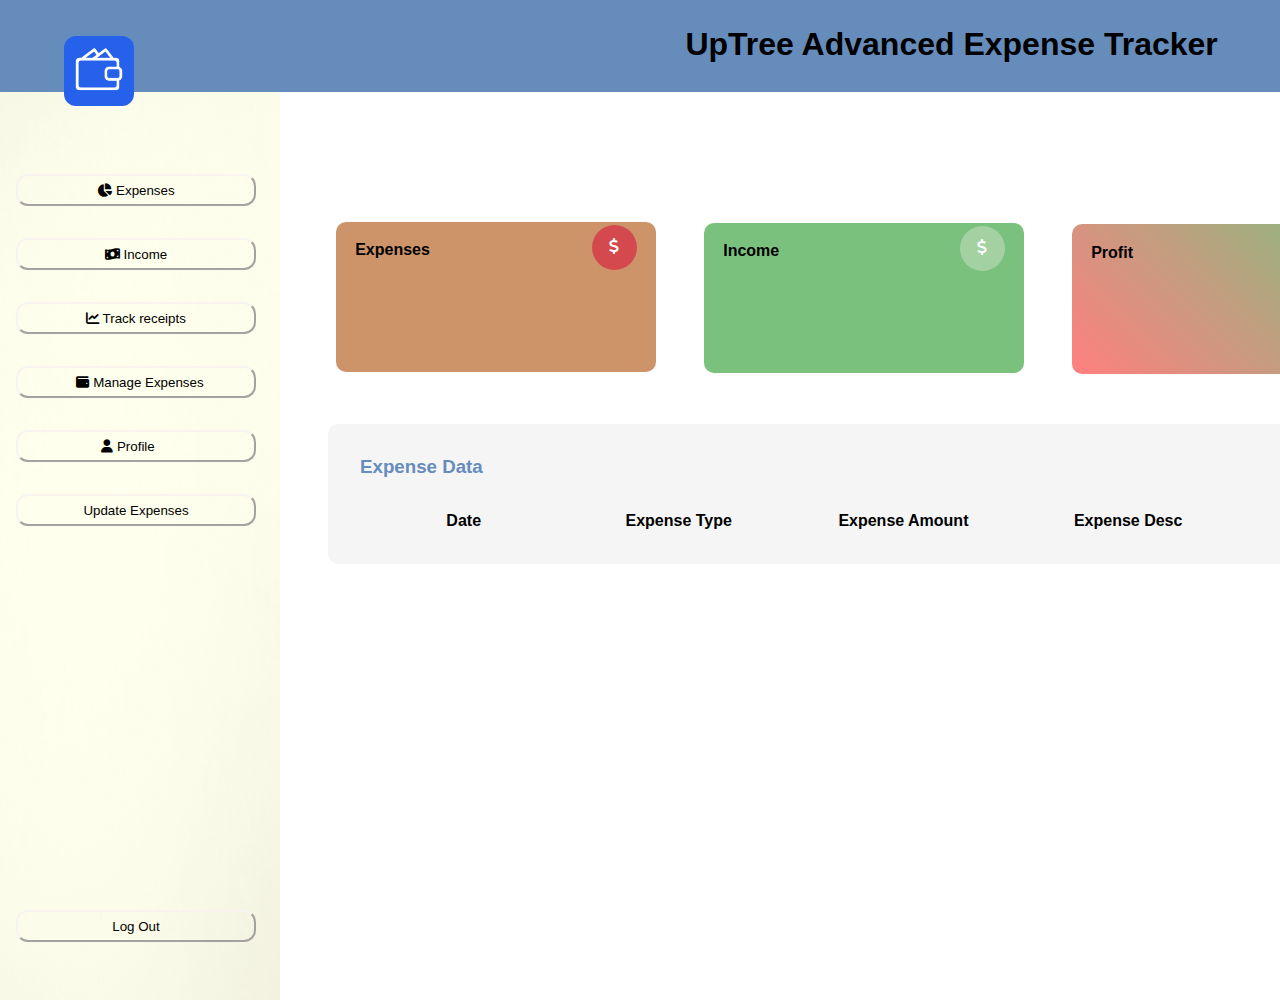
<file: dashboard/index.html>
<!DOCTYPE html>
<html lang="en">
<head>
    <meta charset="UTF-8">
    <title>UpTree | DashBoard</title>
    <link rel="stylesheet" href="styleSheet.css">
    <link rel="icon" href="faviscon2.jpg">
    <link rel="stylesheet" href="https://cdnjs.cloudflare.com/ajax/libs/font-awesome/6.6.0/css/all.min.css"
          integrity="sha512- Kc323vGBEqzTmouAECnVceyQqyqdsSiqLQISBL29aUW4U/M7pSPA/gEUZQqv1cwx4OnYxTxve5UMg5GT6L4JJg=="
          crossorigin="anonymous" referrerpolicy="no-referrer" />
    <script src="./script.js" defer></script>

</head>
<body>
<section>
    <div>
        <div>
            <div class="whiteBackground">
                <img src="R.jpeg" width="280" height="1000">
            </div>
            <div class="nav">
                <div>
                    <p class="headerWriting" >UpTree Advanced Expense Tracker</p>
                </div>
                <div>
                <input class="searchInput" src="text" placeholder="Search"><i class="fa-solid fa-magnifying-glass"></i>
                </div>
<!--            </div>-->
<!--                    <img class="headerBackground" src="OIP.jpeg" width="1900" height="200">-->
<!--        </div>-->
            </div>
        </div>
    </div>
</section>
<section>
    <div>
            <div>
                <img src="faviscon2.jpg" style="border-radius: 12px"  width="70" height="70" class="headerIcon">
            </div>
        </div>
</section>
<section>
    <div class="menuOptions">
        <div>
            <button class="addExpense"><i class="fa-solid fa-chart-pie"></i> Expenses</button>
        </div>
        <div>
            <button class="addIncome"><i class="fa-solid fa-money-bill-wave"></i> Income</button>
        </div>
        <div>
            <button class="removeExpenses"><i class="fa-solid fa-chart-line"></i> Track receipts</button>
        </div>
        <div>
            <button class="removeIncome"><i class="fa-solid fa-wallet"></i> Manage Expenses</button>
        </div>
        <div>
            <button class="updateIncome"><i class="fa-solid fa-user"></i> Profile</button>
        </div>
        <div>
            <button class="updateExpenses">Update Expenses</button>
        </div>
        <div>
            <a href="../login_page/index.html"><button class="logOut">Log Out</button></a>
        </div>
        </div>
</section>

<section>
    <div>
        <div class="dashboardElement">
            <div>
               <div class="viewButtons">Expenses <i class="fas fa-dollar-sign icon"> </i></div>
                <p id="expenseType"></p>
                <p id="totalExpenses"></p>
                <p id="description"></p>
                <p id="localDateTime"></p>
                <div/>
            <div>
                <div class="incomeCard">Income  <i class="fas fa-dollar-sign icon"></i></div>
            </div>
            <div>
                <div class="profitCard"><span style="font-weight: bolder">Profit</span>  <i class="fas fa-dollar-sign icon"></i></div>
            </div>
                <div>
                    <div class="expectedEarningsCard">Expected Earnings  <i class="fa-solid fa-chart-simple icon"></i></div>
                </div>
            </div>
        </div>
    </div>
</section>
<section>
    <div>
        <div class="table">
            <div>
                <h3 class="main-title">Expense Data</h3>
                <div class="table-container">
                    <table>
                        <thead>
                            <tr>
                                <th>Date</th>
                                <th>Expense Type</th>
                                <th>Expense Amount</th>
                                <th>Expense Desc</th>
                            </tr>
                        </thead>
                    </table>
                </div>
            </div>
        </div>
    </div>
</section>
<!--<section>-->
<!--    <div class=" ">-->
<!--        <div>-->
<!--            <button class="income"><p class="incomeButton">Income</p></button>-->
<!--        </div>-->
<!--        <div>-->
<!--            <button class="expenses"><p class="expenseButton">Expenses</p></button>-->
<!--        </div>-->
<!--        <div>-->
<!--            <button class="profit"><p class="profitButton">Profit / Loss</p></button>-->
<!--        </div>-->
<!--    </div>-->
<!--</section>-->
</body>
<!--<script src="script.js"></script>-->
</html>
</file>
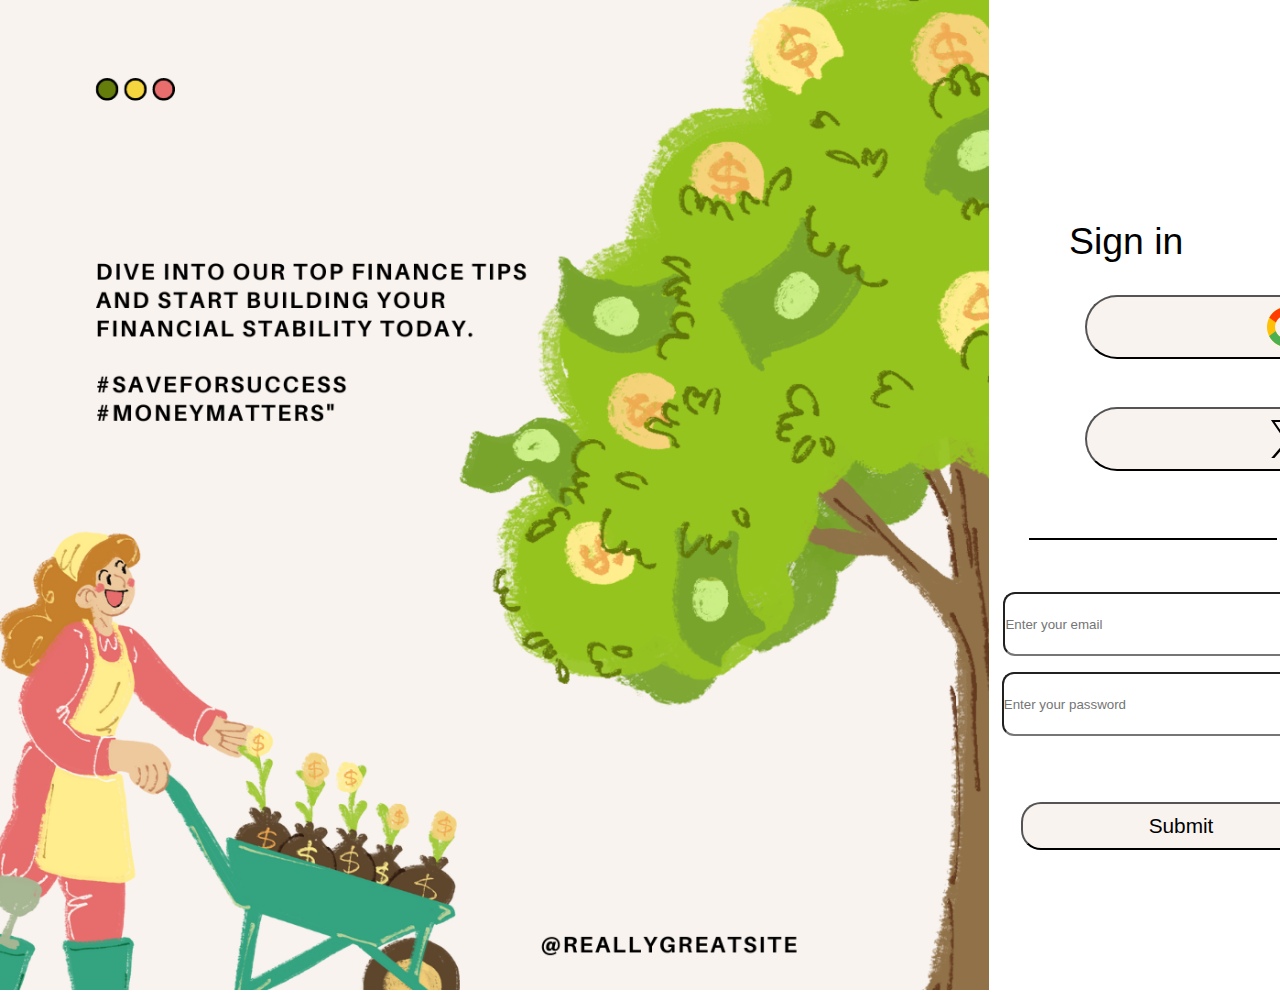
<file: login_page/index.html>
<!DOCTYPE html>
<html lang="en">
<head>
    <meta charset="UTF-8">
    <title>UpTree | Login</title>
    <link href="faviscon2.jpg" rel="icon">
    <link href="styleSheet.css" rel="stylesheet">
</head>
<body>
<section class="container">
        <div>
            <img src="2.png" alt="image" width="989" height="990">
        </div>
</section>
<section>
<div class="header">
    <h3 style="font-weight: lighter">Don't have an account? <a href="../register_page/index.html">Sign Up</a></h3>
</div>
    <div class="signIn">
        <h3 style="font-weight: lighter">Sign in</h3>
    </div>
    <button class="googleButton">
    <img src="icons8-google-48.png" alt="googleButton">
        <p><a href="#" style="text-decoration: none; color: black"> Continue With Google</a></p>
    </button>
    <button class="twitterButton">
        <img src="icons8-twitterx-50.png" alt="image">
        <p><a href="#" style="text-decoration: none; color: black"> Continue With Twitter</a></p>
    </button>
</section>
<section>
    <div class="or">
        <p class="OR"><span>OR</span></p>
    </div>
</section>

<form action="#" id="form">
<section>
    <div class="email">
        <label><input id="emailInput" type="text" placeholder="Enter your email"></label>
    </div>
    <div class="password">
        <label><input id="passwordInput" type="password" placeholder="Enter your password"></label>
    </div>

    <div class="forgotPassword">
        <p><a href="#">Forgot Password ?</a></p>
    </div>
    <div>
        <button class="submit">Submit</button>
    </div>
</section>
</form>
<script src="script.js"></script>
</body>
</html>
</file>
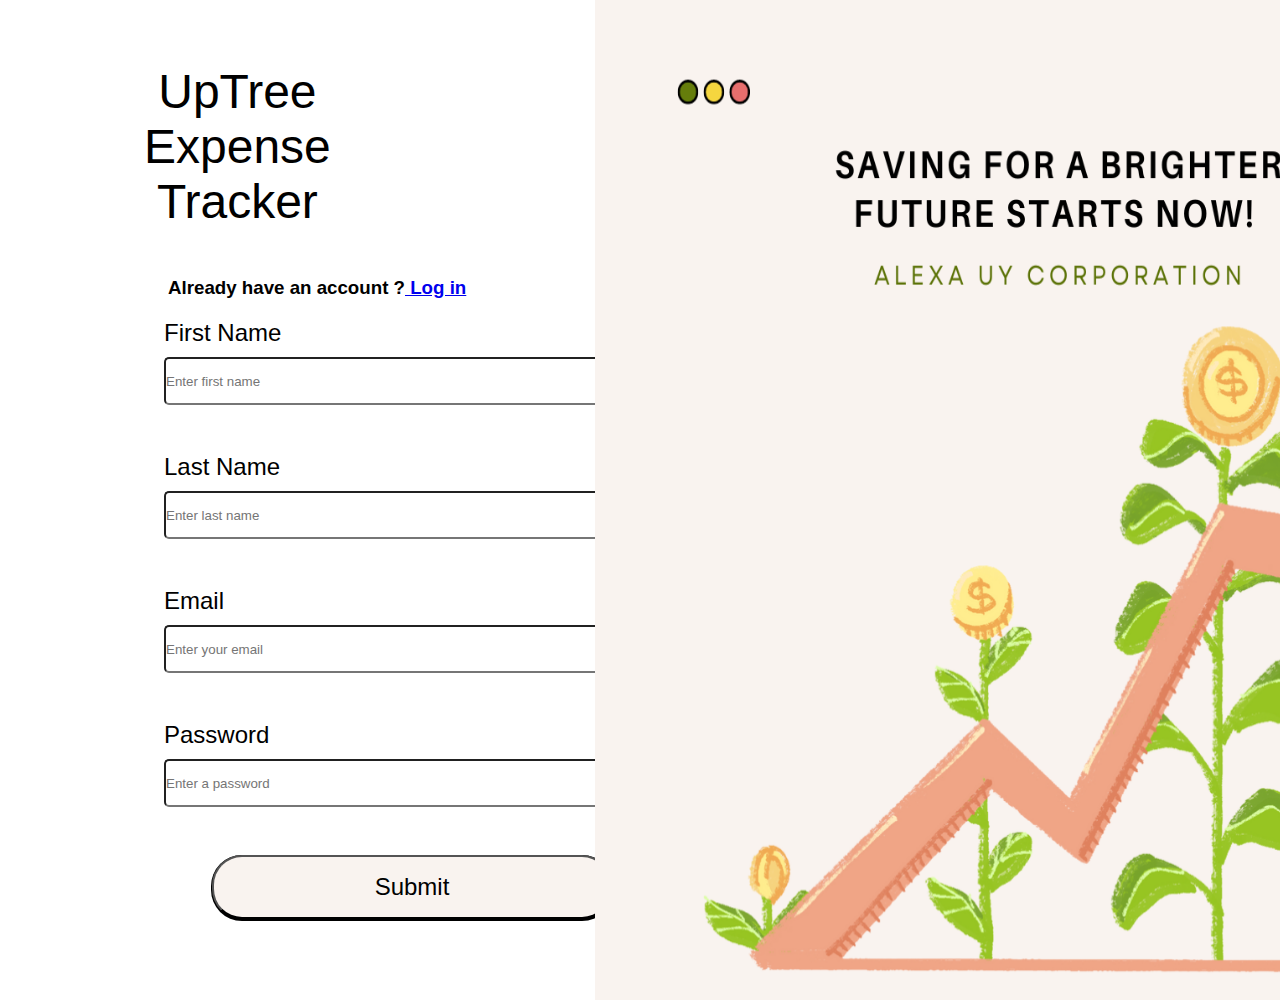
<file: register_page/index.html>
<!DOCTYPE html>
<html lang="en">
<head>
    <meta charset="UTF-8">
    <title>UpTree | Register</title>
    <link href="styleSheet.css" rel="stylesheet">
    <link href="faviscon2.jpg" rel="icon">
</head>
<body>
<section class="container">
    <header>UpTree Expense Tracker</header>
    <h3>Already have an account ?<a href="../login_page/index.html"> Log in</a></h3>
    <form action="#" class="form">
        <div>
            <label>First Name </label>
            <input type="text" id="firstName" placeholder="Enter first name" required>
        </a>
        </div>
        <div>
            <label>Last Name </label>
            <input type="text" id="lastName" placeholder="Enter last name" required>
        </div>
        <div>
            <label>Email</label>
            <input type="email" id="email" placeholder="Enter your email" required>
        </div>
        <div>
            <label>Password </label>
            <input type="password" id="password" placeholder="Enter a password" required>
        </div>
        <button class="submit">Submit</button>

    </form>
</section>
<section>
    <div>

    </div>

</section>
<div class="onPageImage">
    <img id="image" src="1.png" width="900" height="1000">

</div>
<script src="script.js"></script>
</body>
</html>
</file>
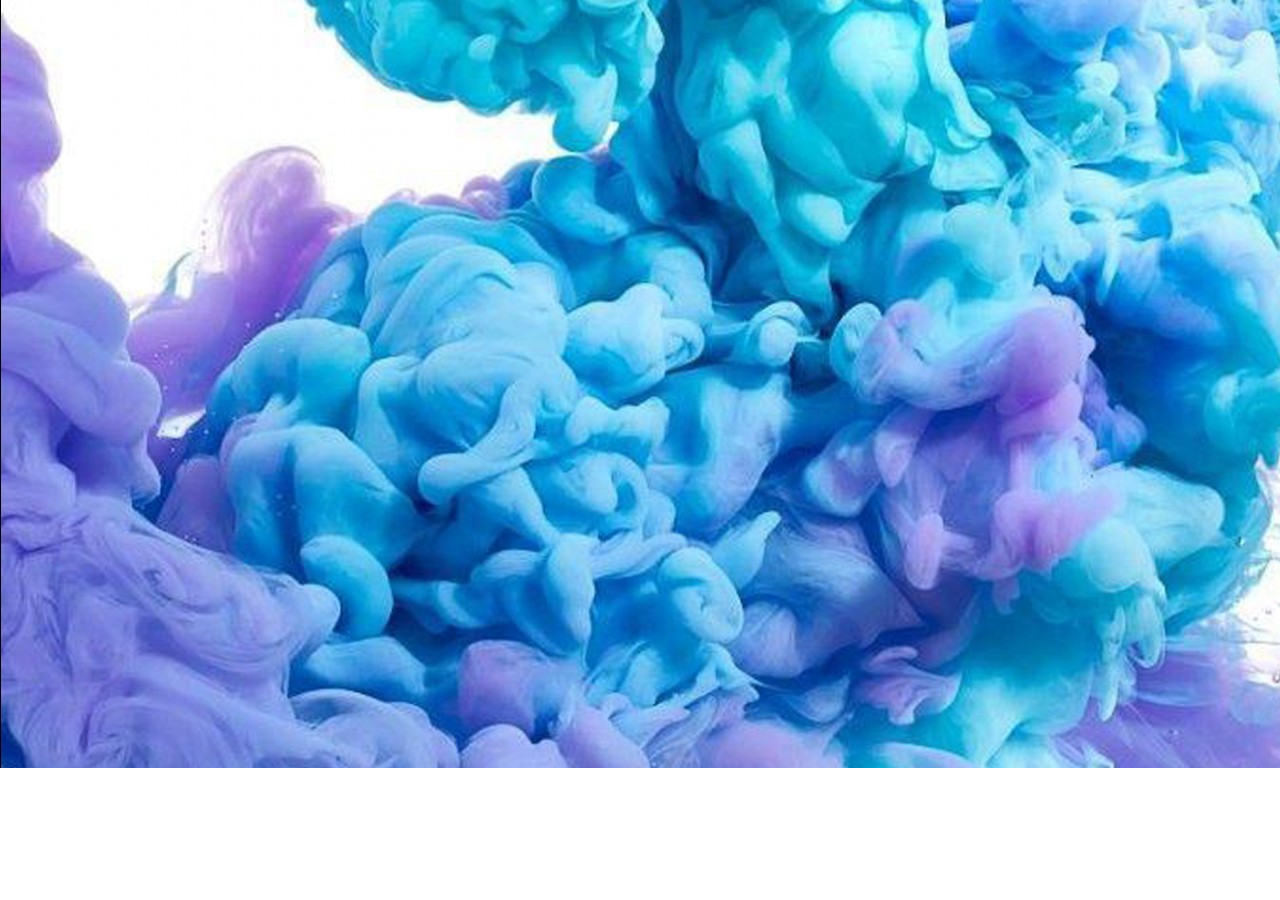
<file: register_page/app.html>
<!DOCTYPE html>
<html lang="en">
<head>
    <meta charset="UTF-8">
    <link href="styleSheet.css" rel="stylesheet">
    <title>Title</title>
</head>
<body>
<div class="mainDiv">
    <img src="blue_purple_smoke_background_hd_cellular-1366x768.jpg">

    </div>

</div>
<div></div>
[</body>
</html>
</file>
<file: dashboard/styleSheet.css>
*{
    padding: 0;
    margin: 0;
    box-sizing: border-box;
}

body{
    min-width: 100vh;
    font-family: Inter,sans-serif;
}

.nav{
    display: flex;
    flex-direction: row;
}

.nav{
    margin-top: -60rem;
    /*padding-top: -80rem;*/
    margin-left: 103rem;
}

.fa-solid {
    margin-left: -4rem;
}

.nav .searchInput{
    width: 15rem;
    height: 3rem;
    margin-left: -19rem;
    margin-top: -1rem;
    border-radius: 12px;
    padding-right: 2rem;
}

.searchInput::placeholder{
    padding-left: 1rem;
}

.nav .headerWriting{
    margin-left: -103rem;
    margin-top: -3rem;
    align-content: center;
    font-weight: bolder;
    justify-content: center;
    text-align: center;
    font-size: 2rem;
    background-color: #658CBB;
    width: 118.95rem;
    height: 6rem;
}

.headerIcon{
    margin-top: -70rem;
    /*z-index: 1;*/
    margin-left: 4rem;
}

.nav .headerBackground{
    /*margin-left: -1rem;*/
    margin-top: -100rem;
    /*margin-right: 3rem;*/
    margin-bottom: 5rem;
    /*z-index: 0;*/
    position: relative;
}


.menuOptions{
    flex-direction: column;
    width: 8rem;
    column-gap: 4rem;
    gap: 4rem;
    margin-top: 4rem;
    cursor: pointer;
    background-color: transparent;
    border-color: #F9F3EF;
}

.addExpense{
    margin-left: 1rem;
    padding-left: 4rem;
    width: 15rem;
    height: 2rem;
    margin-bottom: 2rem;
    background-color: transparent;
    cursor: pointer;
    border-color: #F9F3EF;
    border-radius: 12px;
}

.addExpense:hover{
    background-color: #658CBB;
    color: whitesmoke;
}

.addIncome{
    margin-left: 1rem;
    padding-left: 4rem;
    width: 15rem;
    height: 2rem;
    margin-bottom: 2rem;
    background-color: transparent;
    cursor: pointer;
    border-color: #F9F3EF;
    border-radius: 12px;

}


.addIncome:hover{
    background-color: #658CBB;
    color: whitesmoke;
}

.removeExpenses{
    margin-left: 1rem;
    padding-left: 4rem;
    width: 15rem;
    margin-bottom: 2rem;
    height: 2rem;
    background-color: transparent;
    cursor: pointer;
    border-color: #F9F3EF;
    border-radius: 12px;

}

.removeExpenses:hover{
    background-color: #658CBB;
    color: whitesmoke;
}



.removeIncome{
    margin-left: 1rem;
    padding-left: 4.5rem;
    width: 15rem;
    margin-bottom: 2rem;
    height: 2rem;
    background-color: transparent;
    cursor: pointer;
    border-color: #F9F3EF;
    border-radius: 12px;

}

.removeIncome:hover{
    background-color: #658CBB;
    color: whitesmoke;
}


.updateExpenses{
    margin-left: 1rem;
    /*padding-left: 2rem;*/
    width: 15rem;
    height: 2rem;
    margin-bottom: 2rem;
    background-color: transparent;
    cursor: pointer;
    border-color: #F9F3EF;
    border-radius: 12px;

}


.updateExpenses:hover{
    background-color: #658CBB;
    color: whitesmoke;
}


.updateIncome{
    margin-left: 1rem;
    width: 15rem;
    padding-left: 3rem;
    height: 2rem;
    margin-bottom: 2rem;
    background-color: transparent;
    cursor: pointer;
    border-color: #F9F3EF;
    border-radius: 12px;

}


.updateIncome:hover{
    background-color: #658CBB;
    color: whitesmoke;
}

.logOut{
    margin-left: 1rem;
    width: 15rem;
    height: 2rem;
    margin-top: 22rem;
    background-color: transparent;
    cursor: pointer;
    border-color: #F9F3EF;
    border-radius: 12px
}

.displayButton{
    margin-top: -40rem;
    display: flex;
    flex-direction: row;
    margin-left: 20rem;

}

.displayButton .income{
    width: 16rem;
    margin-right: 1rem;
    /*margin-right: -3rem;*/
    /*margin-bottom: -40rem;*/
    height: 7rem;
    text-align: left;
    border-radius: 20px;
    border-color: greenyellow;
    background-color: whitesmoke;
}

.income .incomeButton{
    margin-left: 5.5rem;
    margin-top: -3.5rem;
    font-size: 1rem;
    font-weight: bolder;
}

.displayButton .expenses{
    margin-left: 5rem;
    margin-top: -42rem;
       margin-right: 15rem;
    width: 16rem;
    height: 7rem;
    text-align: left;
    border-radius: 20px;
    border-color: indianred;
    background-color: whitesmoke;
}

.expenseButton {
    margin-left: 5.5rem;
    margin-top: -3.5rem;
    font-size: 1rem;
    font-weight: bolder;
}

.displayButton .profit{
    margin-right: -15rem;
    width: 16rem;
    height: 7rem;
    text-align: left;
    border-radius: 20px;
    /*margin-right: -4rem;*/
    margin-top: -40rem;
    border-color: greenyellow;
    background-color: whitesmoke;
}

.profitButton{
    margin-left: 5rem;
    margin-top: -3.4rem;
    font-size: 1rem;
    font-weight: bolder;
}

.dashboardElement {
    /*justify-content: center;*/
    display: flex;
    margin-left: 30rem;
    flex-direction: row;
   margin-top: -45rem;
}
.dashboardElement .viewButtons{

   background-color: #CD946A;
    font-weight: bolder;
    border-radius: 10px;
    padding: 1.2rem;
    width: 20rem;
    height: 150px;
    margin-left: -9rem;
    display: flex;
    flex-direction: row;
    transition: all 0.5s ease-in-out;
    justify-content: space-between;
}

.viewButtons:hover{
    transform: translateY(-5px);
}

.incomeCard{

    background-color: #7BC17E;
    border-radius: 10px;
    font-weight: bolder;
    flex-direction: row;
    padding: 1.2rem;
    width: 20rem;
    height: 150px;
    margin-left: 14rem;
    margin-top: -9.3rem;
    display: flex;
    transition: all 0.5s ease-in-out;
    justify-content: space-between;
}

.profitCard{
    /*background-color: #FFFAC9;*/
    background-image: linear-gradient(45deg, rgba(255, 0, 0, 0.5), rgba(0, 128, 0, 0.5));    border-radius: 10px;
    padding: 1.2rem;
    width: 20rem;
    height: 150px;
    margin-left: 37rem;
    margin-top: -9.3rem;
    display: flex;
    flex-direction: row;
    transition: all 0.5s ease-in-out;
    justify-content: space-between;
}

.expectedEarningsCard{
    background-color: #5075AC;
    border-radius: 10px;
    padding: 1.2rem;
    width: 20rem;
    height: 150px;
    font-weight: bolder;
    margin-left: 60rem;
    margin-top: -9.3rem;
    display: flex;
    flex-direction: row;
    transition: all 0.5s ease-in-out;
    justify-content: space-between;
}

.viewButtons .icon{
    color: white;
    padding: 0.8rem;
    height: 45px;
    margin-top: -1rem;
    background-color: #D3494E;
    width: 45px;
    text-align: center;
    border-radius: 50px;
}

.incomeCard .icon{
    color: white;
    padding: 0.8rem;
    height: 45px;
    margin-top: -1rem;
    background-color: #A4D1A2;
    width: 45px;
    text-align: center;
    border-radius: 50px;
}

.incomeCard:hover{
    transform: translateY(-5px);
}


.profitCard .icon{
    color: white;
    padding: 0.8rem;
    height: 45px;
    margin-top: -1rem;
    background-color: #7BC17E;
    width: 45px;
    text-align: center;
    border-radius: 50px;
}

.profitCard:hover{
    transform: translateY(-5px);
}


.expectedEarningsCard .icon{
    color: white;
    padding: 0.8rem;
    height: 45px;
    margin-top: -1rem;
    background-color: #969CBA;
    width: 45px;
    text-align: center;
    border-radius: 50px
}

.expectedEarningsCard:hover{
    transform: translateY(-5px);
}

.main-title{
    /*margin-top: 6rem;*/
    color: rgb(101,140,187);
    /*margin-left: 4rem;*/
}


.table{
    flex-direction: column;
    margin-top: 3rem;
    padding: 2rem;
    justify-content: center;
    gap: 3rem;
    align-content: space-evenly;
    margin-left: 20.5rem;
    background: whitesmoke;
    border-radius: 10px;
    width: 76%;
}


.table-container{
    margin-top: 2rem;
    row-gap:3rem;
    width: 97%
}

th{
    row-gap: 2rem;
    /*display: flex;*/
    flex-direction: row;
    width: 30rem;
}
</file>
<file: login_page/styleSheet.css>
*{
    margin: 0;
    padding: 0;
    box-sizing: border-box;
    font-family: "inter",sans-serif;

}

body{
    display: flex;
    flex-direction: row;
    min-height: 100vh;
}

.header{
    position: relative;
    display: flex;
    /*justify-content: flex-end;*/
    padding-left: 34rem;
    padding-top: 4rem;

}

.signIn{
    padding-top: 7rem;
    padding-left: 5rem;
    font-size: 2rem;
}

.googleButton{
    /*padding-top: 3rem;*/
    margin-top: 2rem;
    display: flex;
    margin-left: 6rem;
    justify-content: center;
    background-color: #F9F3EF;
    text-align: center;
    align-items: center;
    font-size: 1.3rem;
    width: 39rem;
    height: 4rem;
    border-radius: 2rem;
}

.googleButton p {
    padding-left: 1rem;
}

.twitterButton{
    /*padding-top: 3rem;*/
    margin-top: 3rem;
    display: flex;
    margin-left: 6rem;
    background-color: #F9F3EF;
    justify-content: center;
    text-align: center;
    align-items: center;
    font-size: 1.3rem;
    width: 39rem;
    height: 4rem;
    border-radius: 2rem;
}

.twitterButton p{
    padding-left: 1rem;
}

.or{
    margin-top: 33rem;
    justify-content: center;
    align-items: center;
    position: relative;
    margin-left: -27rem;
    font-weight: bold;
    z-index: 1;
    /*text-align: center;*/
}

.or span{
    background: white;
    position: relative;
    z-index: 1;
    padding: 0 0.9rem;
    font-size: 1.06rem;
    font-weight: 500;
}

.or::after{
    position: absolute;
    content: "";
    left: 0;
    top: 50%;
    width: 33rem;
    height: 2px;
    background: black;
    /*margin-bottom: 1px;*/
    margin-left: -15.5rem;
}

.email{
    padding-top: 37rem;
    /*justify-content: center;*/
    align-items: center;
    text-align: center;
    margin-left: -39.5rem;
    width: 3rem;
    justify-content: flex-start;
}
.email label{
    font-size: 1.5rem;
    font-family: Inter, sans-serif;
    font-weight: lighter;
    display: flex;
    margin-right: -90rem;
    flex-direction: column;
    width:20rem;
    /*justify-content: center;*/
    text-align: center;
    /*text-align: left;*/
    align-items: center;
}

.email #emailInput{
    width: 37rem;
    height: 4rem;
    margin-left: 7.8rem;
    border-radius: 12px;
}


.password{
    padding-top: 1rem;
    /*justify-content: center;*/
    align-items: center;
    text-align: center;
    /*margin-left: -3rem;*/
    width: 3rem;
    justify-content: flex-start;
}
.password label{
    font-size: 1.5rem;
    font-family: Inter, sans-serif;
    font-weight: lighter;
    display: flex;
    flex-direction: column;
    width:20rem;
    /*justify-content: center;*/
    /*text-align: center;*/
    text-align: left;
    margin-left: -50rem;
    align-items: center;
}

.password #passwordInput{
    width: 37rem;
    height: 4rem;
    margin-right: -28.6rem;
    border-radius: 12px;
}

.forgotPassword{
    margin-left: -16rem;
    margin-top: 1rem;
}

.submit{
    margin-left: -43rem;
    margin-top: 2rem;
    width: 20rem;
    height: 3rem;
    border-radius: 20px;
    font-size: 1.3rem;
    background-color: #F9F3EF;
}
</file>
<file: register_page/styleSheet.css>
*{
    margin: 0;
    padding: 0;
    font-family: Inter,sans-serif;
    box-sizing: border-box;
}

body{
    background: white;
    background-position: center;
    background-size: cover;
    min-height: 100vh;
    /*align-items: center;*/
    /*justify-content: center;*/
    display: flex;
}

.container{
    justify-content: space-between;
    gap: 4rem;
    width: 500rem;
    padding-left: 9rem;
    padding-top: 4rem;
    /*background: url("blue_purple_smoke_background_hd_cellular-1366x768.jpg");*/
    border-radius: 8px;
}

.container header{
    /*background-color: #F9F3EF ;*/
    text-align: center;
    font-family: inter,sans-serif;
    padding-right: 16.5rem;
    font-size: 3rem;
    color: black;
}
.container h3{
    padding-left: 1.5rem;
    padding-top: 3rem;
}


.container form{
    /*margin-top: 30px;*/
    width: 100%;
    max-width: 10rem;
    padding: 20px;
    justify-content: flex-start;
    display: flex;
    font-size: 1.5rem;
    flex-direction: column;
}

.container .form input{
    margin-bottom: 3rem;
    width: 30rem;
    border-radius: 5px;
    height: 3rem;
    margin-top: 10px;
}

.submit{
    /*padding-left: 5rem;*/
    /*justify-content: center;*/
    text-align: center;
    font-size: 1.5rem;
    margin-left: 3rem;
    width: 25rem;
    height: 4rem;
    border-radius: 30px;
    background-color: #F9F3EF;
    cursor: pointer;
    box-shadow:  0px 1px 0px 1px black;
}
</file>
